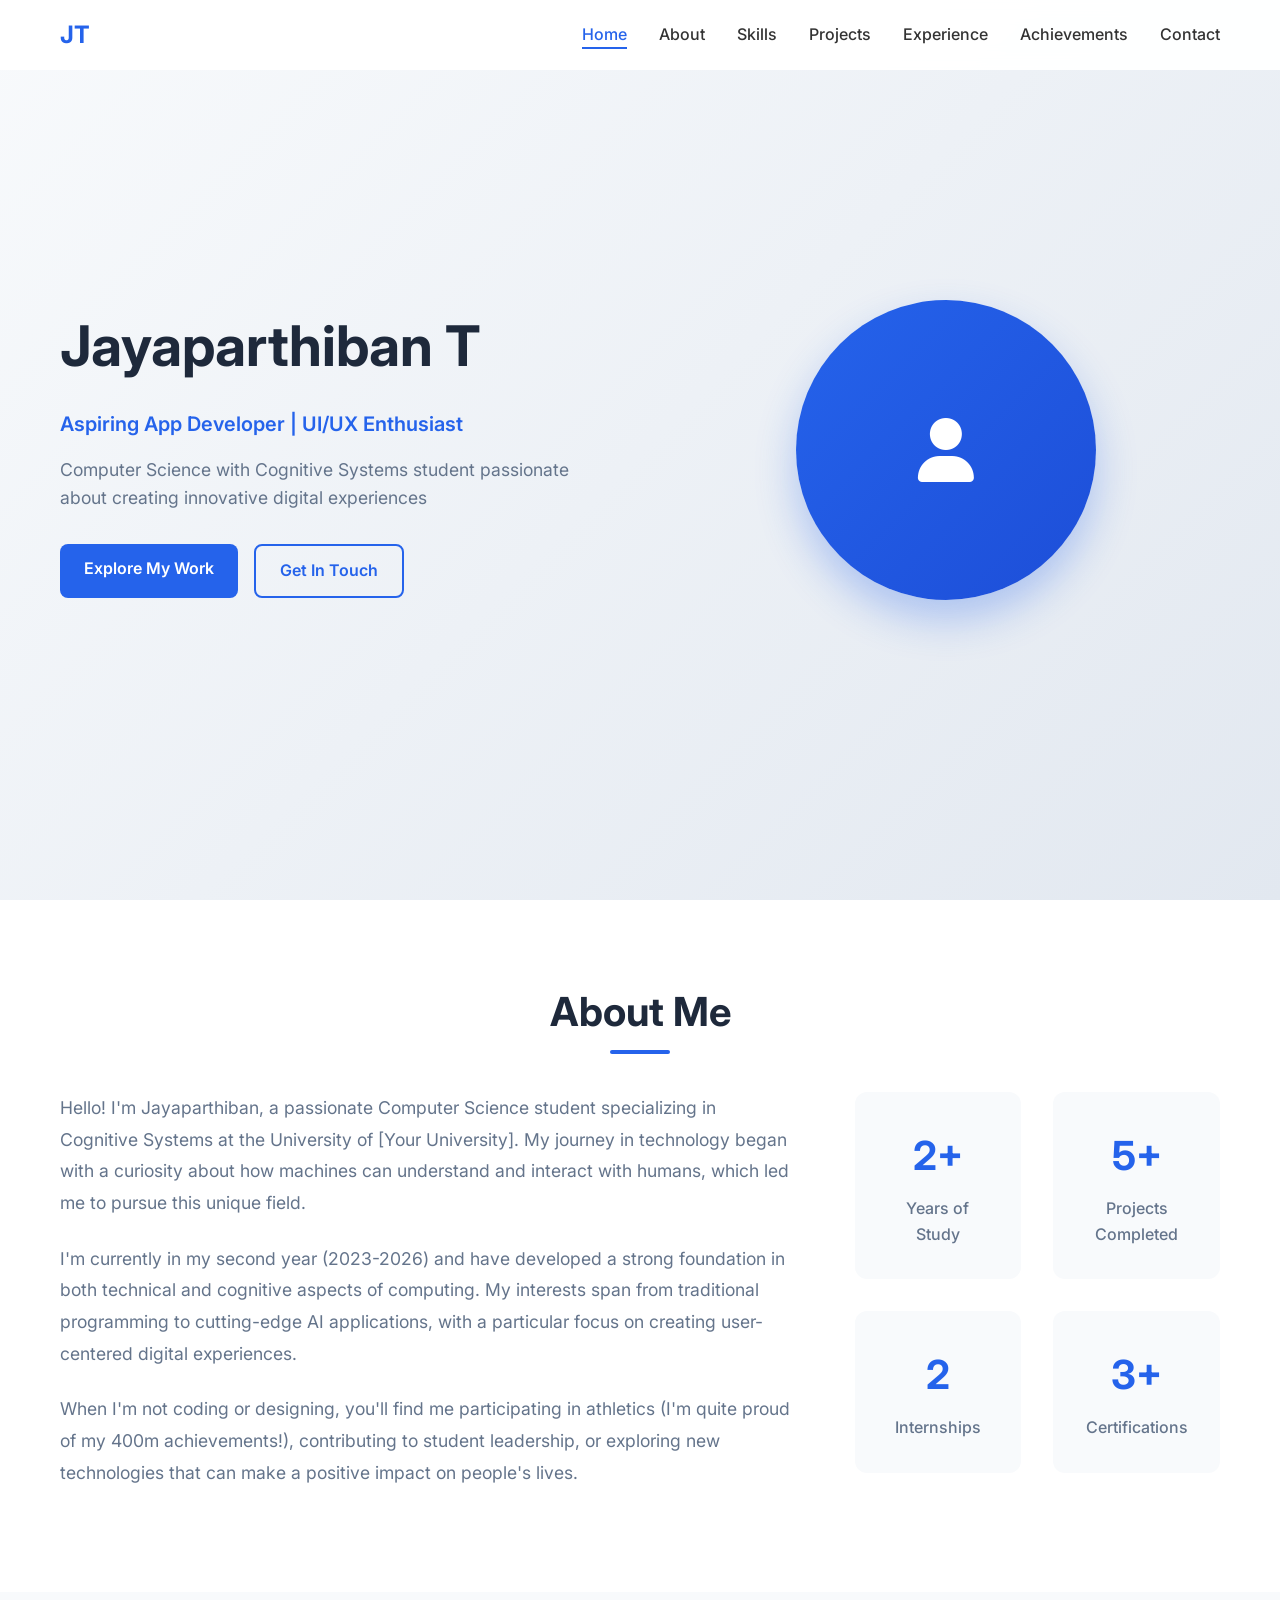
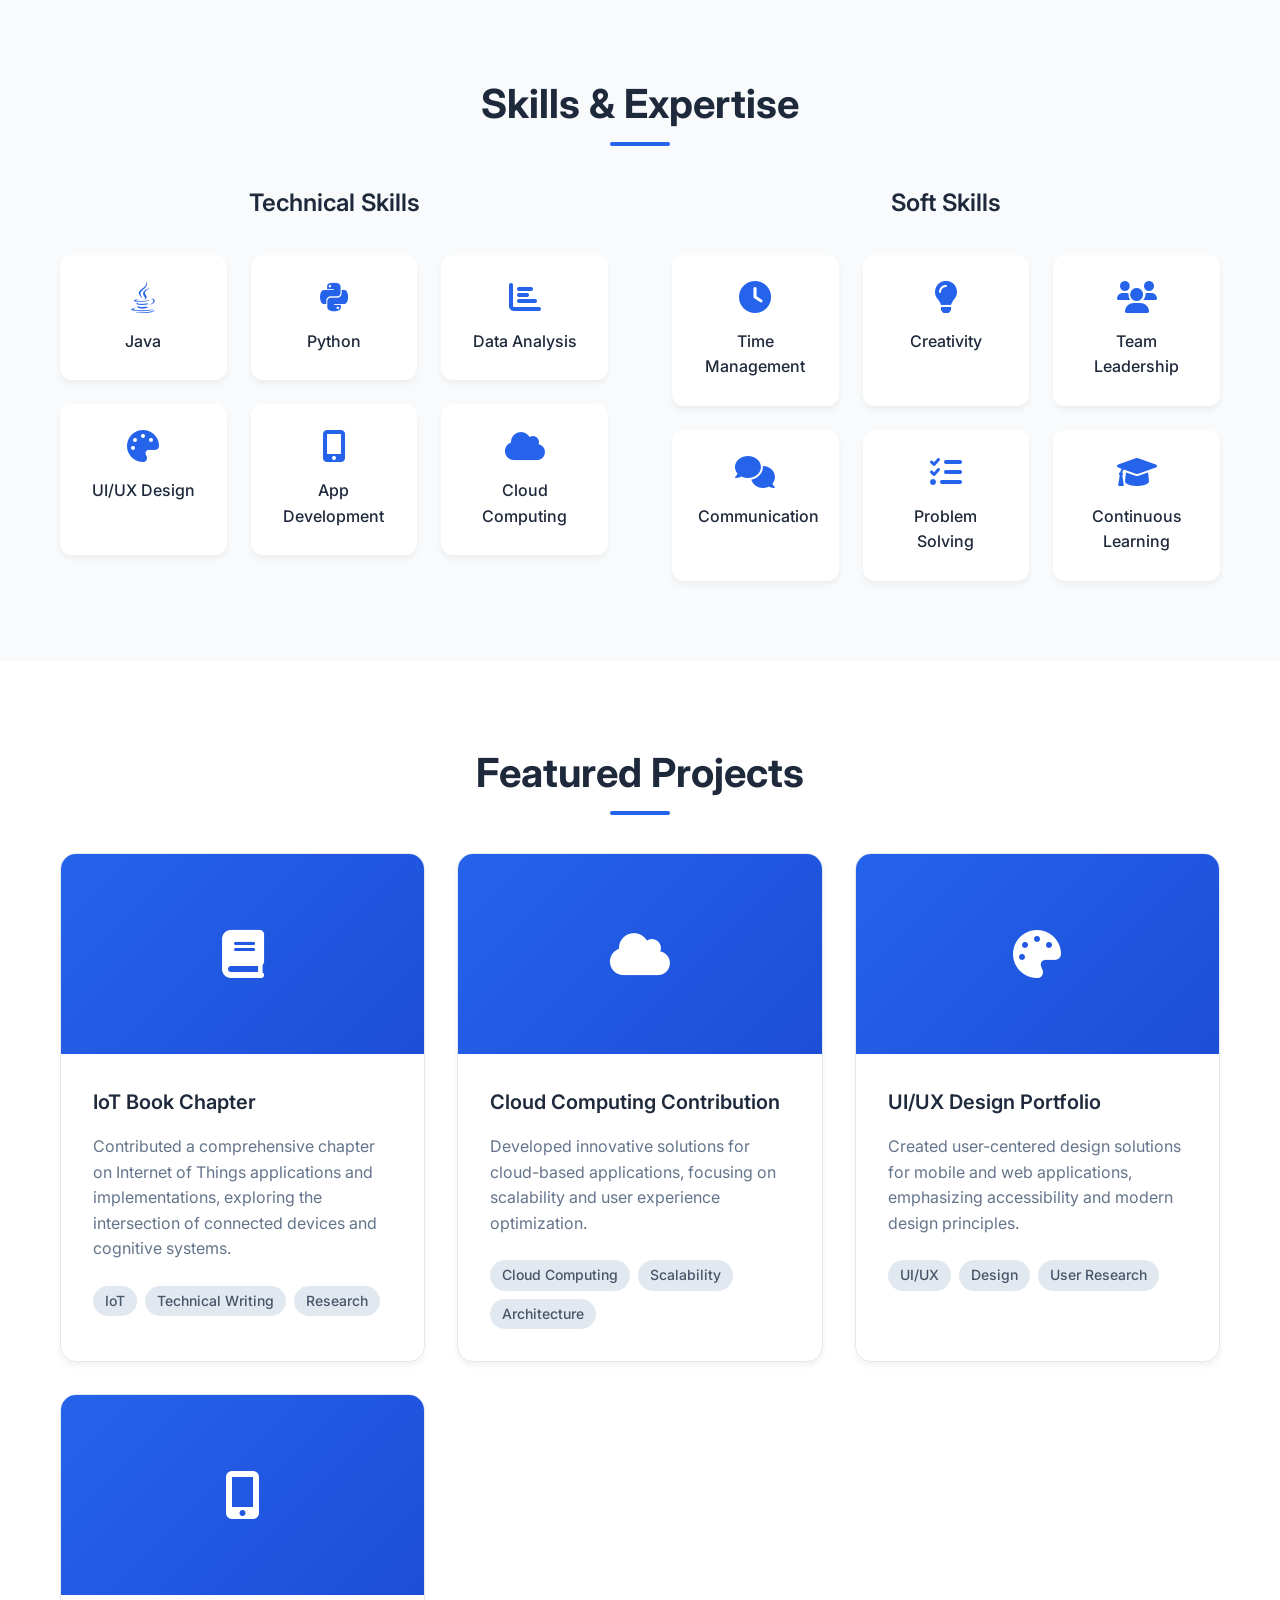
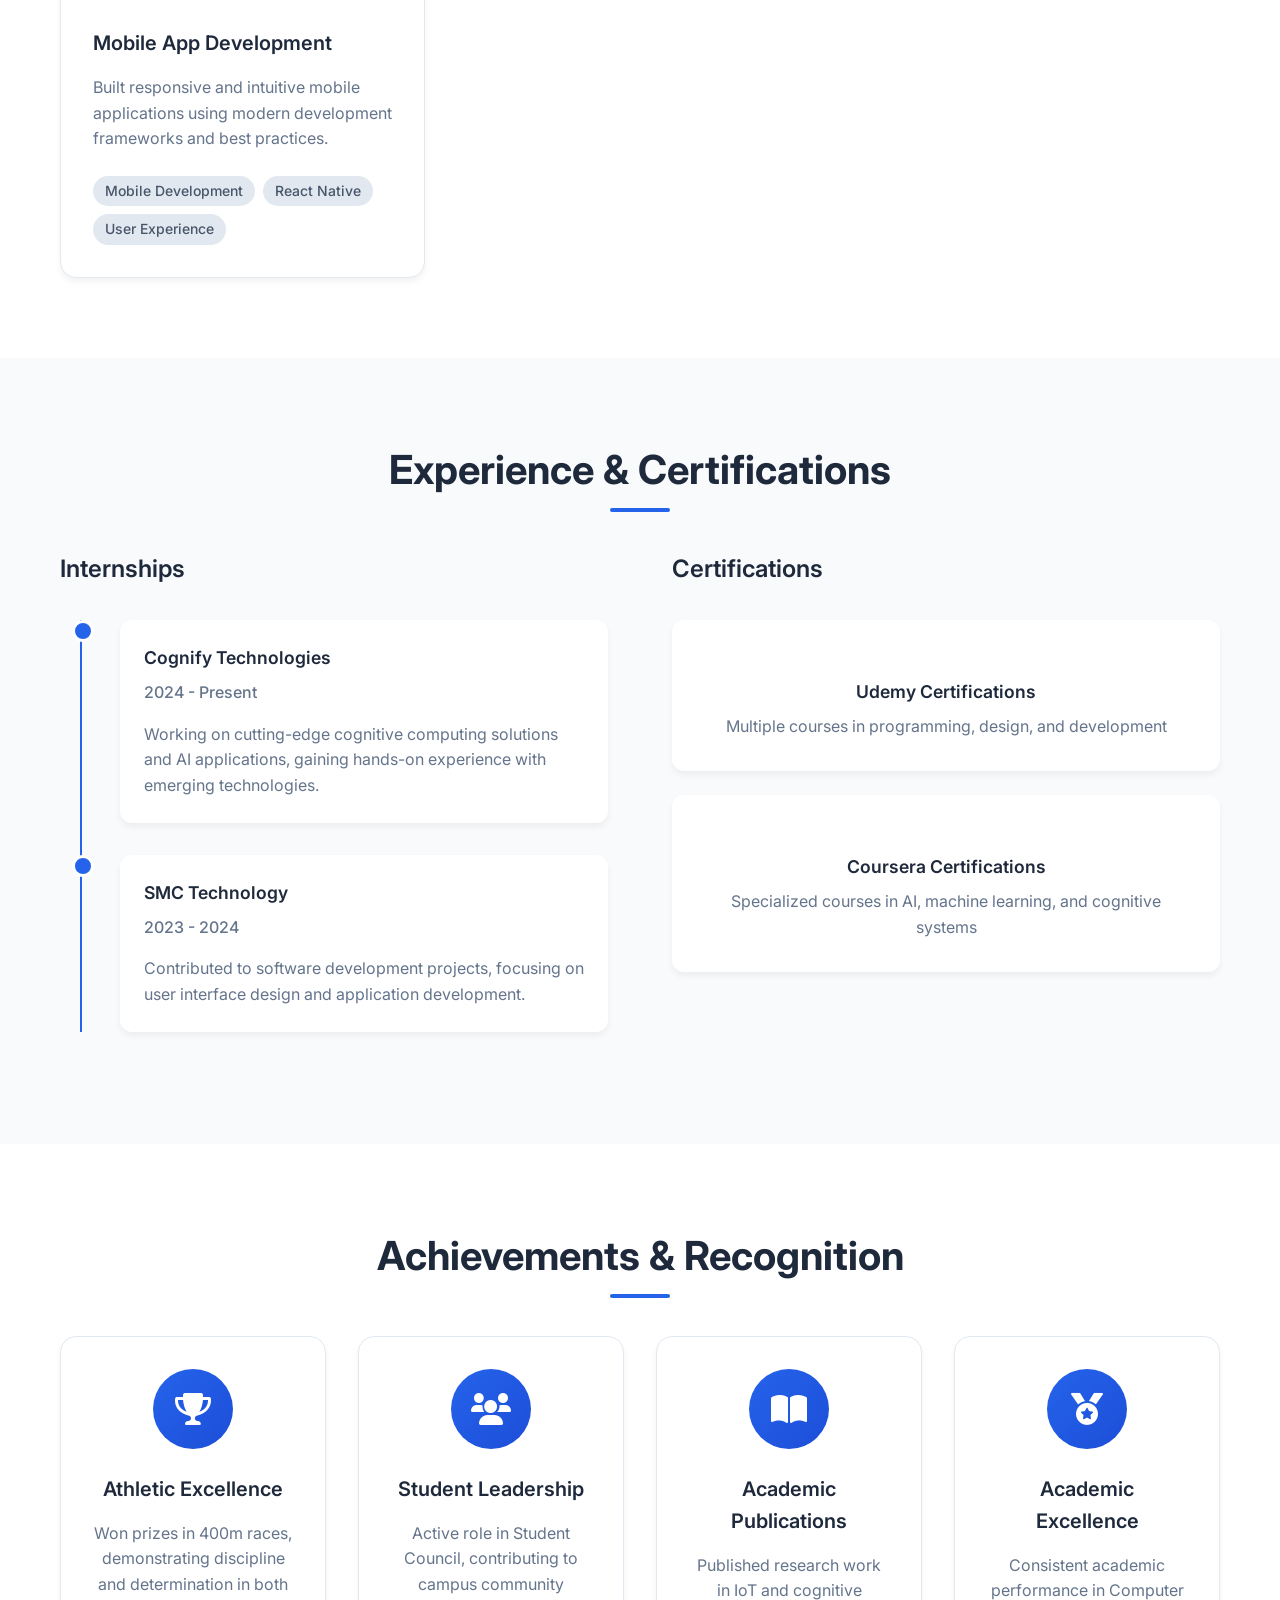
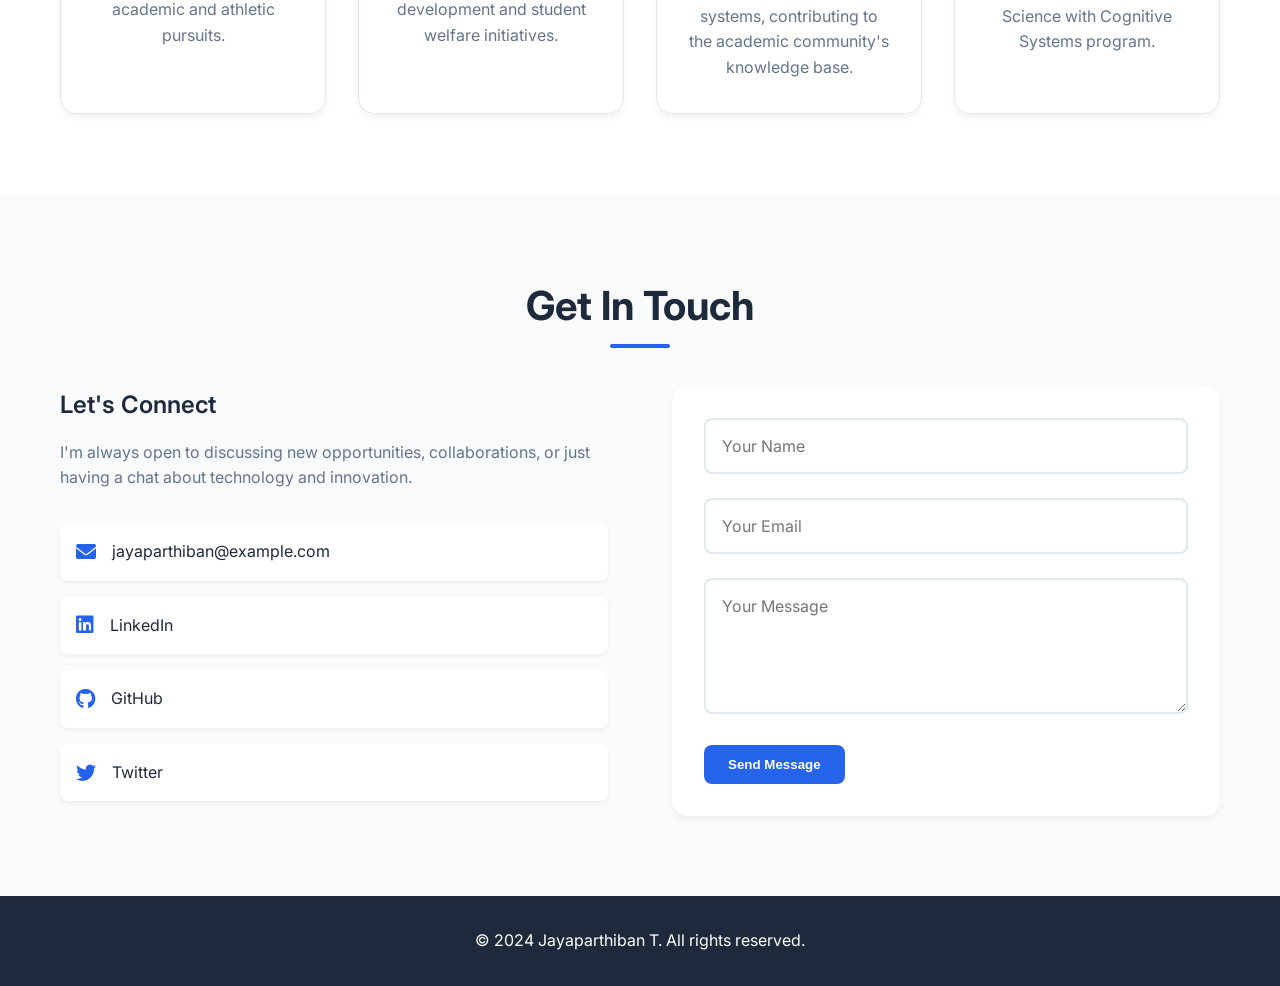
<file: index.html>
<!DOCTYPE html>
<html lang="en">
<head>
    <meta charset="UTF-8">
    <meta name="viewport" content="width=device-width, initial-scale=1.0">
    <title>Jayaparthiban T - Portfolio</title>
    <link rel="stylesheet" href="styles.css">
    <link href="https://fonts.googleapis.com/css2?family=Inter:wght@300;400;500;600;700&display=swap" rel="stylesheet">
    <link rel="stylesheet" href="https://cdnjs.cloudflare.com/ajax/libs/font-awesome/6.0.0/css/all.min.css">
</head>
<body>
    <!-- Navigation -->
    <nav class="navbar">
        <div class="nav-container">
            <div class="nav-logo">
                <a href="#home">JT</a>
            </div>
            <ul class="nav-menu">
                <li><a href="#home" class="nav-link">Home</a></li>
                <li><a href="#about" class="nav-link">About</a></li>
                <li><a href="#skills" class="nav-link">Skills</a></li>
                <li><a href="#projects" class="nav-link">Projects</a></li>
                <li><a href="#experience" class="nav-link">Experience</a></li>
                <li><a href="#achievements" class="nav-link">Achievements</a></li>
                <li><a href="#contact" class="nav-link">Contact</a></li>
            </ul>
            <div class="hamburger">
                <span class="bar"></span>
                <span class="bar"></span>
                <span class="bar"></span>
            </div>
        </div>
    </nav>

    <!-- Hero Section -->
    <section id="home" class="hero">
        <div class="hero-container">
            <div class="hero-content">
                <h1 class="hero-title">Jayaparthiban T</h1>
                <p class="hero-subtitle">Aspiring App Developer | UI/UX Enthusiast</p>
                <p class="hero-description">
                    Computer Science with Cognitive Systems student passionate about creating innovative digital experiences
                </p>
                <div class="hero-buttons">
                    <a href="#projects" class="btn btn-primary">Explore My Work</a>
                    <a href="#contact" class="btn btn-secondary">Get In Touch</a>
                </div>
            </div>
            <div class="hero-image">
                <div class="profile-placeholder">
                    <i class="fas fa-user"></i>
                </div>
            </div>
        </div>
    </section>

    <!-- About Section -->
    <section id="about" class="about">
        <div class="container">
            <h2 class="section-title">About Me</h2>
            <div class="about-content">
                <div class="about-text">
                    <p>
                        Hello! I'm Jayaparthiban, a passionate Computer Science student specializing in Cognitive Systems 
                        at the University of [Your University]. My journey in technology began with a curiosity about 
                        how machines can understand and interact with humans, which led me to pursue this unique field.
                    </p>
                    <p>
                        I'm currently in my second year (2023-2026) and have developed a strong foundation in both 
                        technical and cognitive aspects of computing. My interests span from traditional programming 
                        to cutting-edge AI applications, with a particular focus on creating user-centered digital experiences.
                    </p>
                    <p>
                        When I'm not coding or designing, you'll find me participating in athletics (I'm quite proud 
                        of my 400m achievements!), contributing to student leadership, or exploring new technologies 
                        that can make a positive impact on people's lives.
                    </p>
                </div>
                <div class="about-stats">
                    <div class="stat-item">
                        <h3>2+</h3>
                        <p>Years of Study</p>
                    </div>
                    <div class="stat-item">
                        <h3>5+</h3>
                        <p>Projects Completed</p>
                    </div>
                    <div class="stat-item">
                        <h3>2</h3>
                        <p>Internships</p>
                    </div>
                    <div class="stat-item">
                        <h3>3+</h3>
                        <p>Certifications</p>
                    </div>
                </div>
            </div>
        </div>
    </section>

    <!-- Skills Section -->
    <section id="skills" class="skills">
        <div class="container">
            <h2 class="section-title">Skills & Expertise</h2>
            <div class="skills-content">
                <div class="skills-category">
                    <h3>Technical Skills</h3>
                    <div class="skills-grid">
                        <div class="skill-item">
                            <i class="fab fa-java"></i>
                            <span>Java</span>
                        </div>
                        <div class="skill-item">
                            <i class="fab fa-python"></i>
                            <span>Python</span>
                        </div>
                        <div class="skill-item">
                            <i class="fas fa-chart-bar"></i>
                            <span>Data Analysis</span>
                        </div>
                        <div class="skill-item">
                            <i class="fas fa-palette"></i>
                            <span>UI/UX Design</span>
                        </div>
                        <div class="skill-item">
                            <i class="fas fa-mobile-alt"></i>
                            <span>App Development</span>
                        </div>
                        <div class="skill-item">
                            <i class="fas fa-cloud"></i>
                            <span>Cloud Computing</span>
                        </div>
                    </div>
                </div>
                <div class="skills-category">
                    <h3>Soft Skills</h3>
                    <div class="skills-grid">
                        <div class="skill-item">
                            <i class="fas fa-clock"></i>
                            <span>Time Management</span>
                        </div>
                        <div class="skill-item">
                            <i class="fas fa-lightbulb"></i>
                            <span>Creativity</span>
                        </div>
                        <div class="skill-item">
                            <i class="fas fa-users"></i>
                            <span>Team Leadership</span>
                        </div>
                        <div class="skill-item">
                            <i class="fas fa-comments"></i>
                            <span>Communication</span>
                        </div>
                        <div class="skill-item">
                            <i class="fas fa-tasks"></i>
                            <span>Problem Solving</span>
                        </div>
                        <div class="skill-item">
                            <i class="fas fa-graduation-cap"></i>
                            <span>Continuous Learning</span>
                        </div>
                    </div>
                </div>
            </div>
        </div>
    </section>

    <!-- Projects Section -->
    <section id="projects" class="projects">
        <div class="container">
            <h2 class="section-title">Featured Projects</h2>
            <div class="projects-grid">
                <div class="project-card">
                    <div class="project-image">
                        <i class="fas fa-book"></i>
                    </div>
                    <div class="project-content">
                        <h3>IoT Book Chapter</h3>
                        <p>Contributed a comprehensive chapter on Internet of Things applications and implementations, exploring the intersection of connected devices and cognitive systems.</p>
                        <div class="project-tags">
                            <span>IoT</span>
                            <span>Technical Writing</span>
                            <span>Research</span>
                        </div>
                    </div>
                </div>
                <div class="project-card">
                    <div class="project-image">
                        <i class="fas fa-cloud"></i>
                    </div>
                    <div class="project-content">
                        <h3>Cloud Computing Contribution</h3>
                        <p>Developed innovative solutions for cloud-based applications, focusing on scalability and user experience optimization.</p>
                        <div class="project-tags">
                            <span>Cloud Computing</span>
                            <span>Scalability</span>
                            <span>Architecture</span>
                        </div>
                    </div>
                </div>
                <div class="project-card">
                    <div class="project-image">
                        <i class="fas fa-palette"></i>
                    </div>
                    <div class="project-content">
                        <h3>UI/UX Design Portfolio</h3>
                        <p>Created user-centered design solutions for mobile and web applications, emphasizing accessibility and modern design principles.</p>
                        <div class="project-tags">
                            <span>UI/UX</span>
                            <span>Design</span>
                            <span>User Research</span>
                        </div>
                    </div>
                </div>
                <div class="project-card">
                    <div class="project-image">
                        <i class="fas fa-mobile-alt"></i>
                    </div>
                    <div class="project-content">
                        <h3>Mobile App Development</h3>
                        <p>Built responsive and intuitive mobile applications using modern development frameworks and best practices.</p>
                        <div class="project-tags">
                            <span>Mobile Development</span>
                            <span>React Native</span>
                            <span>User Experience</span>
                        </div>
                    </div>
                </div>
            </div>
        </div>
    </section>

    <!-- Experience Section -->
    <section id="experience" class="experience">
        <div class="container">
            <h2 class="section-title">Experience & Certifications</h2>
            <div class="experience-content">
                <div class="experience-section">
                    <h3>Internships</h3>
                    <div class="timeline">
                        <div class="timeline-item">
                            <div class="timeline-content">
                                <h4>Cognify Technologies</h4>
                                <p class="timeline-date">2024 - Present</p>
                                <p>Working on cutting-edge cognitive computing solutions and AI applications, gaining hands-on experience with emerging technologies.</p>
                            </div>
                        </div>
                        <div class="timeline-item">
                            <div class="timeline-content">
                                <h4>SMC Technology</h4>
                                <p class="timeline-date">2023 - 2024</p>
                                <p>Contributed to software development projects, focusing on user interface design and application development.</p>
                            </div>
                        </div>
                    </div>
                </div>
                <div class="experience-section">
                    <h3>Certifications</h3>
                    <div class="certifications-grid">
                        <div class="certification-card">
                            <i class="fab fa-udemy"></i>
                            <h4>Udemy Certifications</h4>
                            <p>Multiple courses in programming, design, and development</p>
                        </div>
                        <div class="certification-card">
                            <i class="fab fa-coursera"></i>
                            <h4>Coursera Certifications</h4>
                            <p>Specialized courses in AI, machine learning, and cognitive systems</p>
                        </div>
                    </div>
                </div>
            </div>
        </div>
    </section>

    <!-- Achievements Section -->
    <section id="achievements" class="achievements">
        <div class="container">
            <h2 class="section-title">Achievements & Recognition</h2>
            <div class="achievements-grid">
                <div class="achievement-card">
                    <div class="achievement-icon">
                        <i class="fas fa-trophy"></i>
                    </div>
                    <h3>Athletic Excellence</h3>
                    <p>Won prizes in 400m races, demonstrating discipline and determination in both academic and athletic pursuits.</p>
                </div>
                <div class="achievement-card">
                    <div class="achievement-icon">
                        <i class="fas fa-users"></i>
                    </div>
                    <h3>Student Leadership</h3>
                    <p>Active role in Student Council, contributing to campus community development and student welfare initiatives.</p>
                </div>
                <div class="achievement-card">
                    <div class="achievement-icon">
                        <i class="fas fa-book-open"></i>
                    </div>
                    <h3>Academic Publications</h3>
                    <p>Published research work in IoT and cognitive systems, contributing to the academic community's knowledge base.</p>
                </div>
                <div class="achievement-card">
                    <div class="achievement-icon">
                        <i class="fas fa-medal"></i>
                    </div>
                    <h3>Academic Excellence</h3>
                    <p>Consistent academic performance in Computer Science with Cognitive Systems program.</p>
                </div>
            </div>
        </div>
    </section>

    <!-- Contact Section -->
    <section id="contact" class="contact">
        <div class="container">
            <h2 class="section-title">Get In Touch</h2>
            <div class="contact-content">
                <div class="contact-info">
                    <h3>Let's Connect</h3>
                    <p>I'm always open to discussing new opportunities, collaborations, or just having a chat about technology and innovation.</p>
                    <div class="contact-links">
                        <a href="mailto:jayaparthiban@example.com" class="contact-link">
                            <i class="fas fa-envelope"></i>
                            <span>jayaparthiban@example.com</span>
                        </a>
                        <a href="https://linkedin.com/in/jayaparthiban" class="contact-link" target="_blank">
                            <i class="fab fa-linkedin"></i>
                            <span>LinkedIn</span>
                        </a>
                        <a href="https://github.com/jayaparthiban" class="contact-link" target="_blank">
                            <i class="fab fa-github"></i>
                            <span>GitHub</span>
                        </a>
                        <a href="https://twitter.com/jayaparthiban" class="contact-link" target="_blank">
                            <i class="fab fa-twitter"></i>
                            <span>Twitter</span>
                        </a>
                    </div>
                </div>
                <div class="contact-form">
                    <form>
                        <div class="form-group">
                            <input type="text" placeholder="Your Name" required>
                        </div>
                        <div class="form-group">
                            <input type="email" placeholder="Your Email" required>
                        </div>
                        <div class="form-group">
                            <textarea placeholder="Your Message" rows="5" required></textarea>
                        </div>
                        <button type="submit" class="btn btn-primary">Send Message</button>
                    </form>
                </div>
            </div>
        </div>
    </section>

    <!-- Footer -->
    <footer class="footer">
        <div class="container">
            <p>&copy; 2024 Jayaparthiban T. All rights reserved.</p>
        </div>
    </footer>

    <script src="script.js"></script>
</body>
</html>
</file>
<file: styles.css>
/* Reset and Base Styles */
* {
    margin: 0;
    padding: 0;
    box-sizing: border-box;
}

html {
    scroll-behavior: smooth;
}

body {
    font-family: 'Inter', sans-serif;
    line-height: 1.6;
    color: #333;
    background-color: #ffffff;
}

.container {
    max-width: 1200px;
    margin: 0 auto;
    padding: 0 20px;
}

/* Navigation */
.navbar {
    position: fixed;
    top: 0;
    width: 100%;
    background: rgba(255, 255, 255, 0.95);
    backdrop-filter: blur(10px);
    z-index: 1000;
    padding: 1rem 0;
    transition: all 0.3s ease;
}

.nav-container {
    max-width: 1200px;
    margin: 0 auto;
    padding: 0 20px;
    display: flex;
    justify-content: space-between;
    align-items: center;
}

.nav-logo a {
    font-size: 1.5rem;
    font-weight: 700;
    color: #2563eb;
    text-decoration: none;
    transition: color 0.3s ease;
}

.nav-logo a:hover {
    color: #1d4ed8;
}

.nav-menu {
    display: flex;
    list-style: none;
    gap: 2rem;
}

.nav-link {
    color: #333;
    text-decoration: none;
    font-weight: 500;
    transition: color 0.3s ease;
    position: relative;
}

.nav-link:hover {
    color: #2563eb;
}

.nav-link::after {
    content: '';
    position: absolute;
    width: 0;
    height: 2px;
    bottom: -5px;
    left: 0;
    background-color: #2563eb;
    transition: width 0.3s ease;
}

.nav-link:hover::after {
    width: 100%;
}

.hamburger {
    display: none;
    flex-direction: column;
    cursor: pointer;
}

.bar {
    width: 25px;
    height: 3px;
    background-color: #333;
    margin: 3px 0;
    transition: 0.3s;
}

/* Hero Section */
.hero {
    min-height: 100vh;
    display: flex;
    align-items: center;
    background: linear-gradient(135deg, #f8fafc 0%, #e2e8f0 100%);
    padding-top: 80px;
}

.hero-container {
    max-width: 1200px;
    margin: 0 auto;
    padding: 0 20px;
    display: grid;
    grid-template-columns: 1fr 1fr;
    gap: 4rem;
    align-items: center;
}

.hero-title {
    font-size: 3.5rem;
    font-weight: 700;
    color: #1e293b;
    margin-bottom: 1rem;
    animation: fadeInUp 1s ease;
}

.hero-subtitle {
    font-size: 1.25rem;
    color: #2563eb;
    font-weight: 600;
    margin-bottom: 1rem;
    animation: fadeInUp 1s ease 0.2s both;
}

.hero-description {
    font-size: 1.1rem;
    color: #64748b;
    margin-bottom: 2rem;
    animation: fadeInUp 1s ease 0.4s both;
}

.hero-buttons {
    display: flex;
    gap: 1rem;
    animation: fadeInUp 1s ease 0.6s both;
}

.btn {
    padding: 12px 24px;
    border-radius: 8px;
    text-decoration: none;
    font-weight: 600;
    transition: all 0.3s ease;
    display: inline-block;
    border: none;
    cursor: pointer;
}

.btn-primary {
    background: #2563eb;
    color: white;
}

.btn-primary:hover {
    background: #1d4ed8;
    transform: translateY(-2px);
    box-shadow: 0 10px 25px rgba(37, 99, 235, 0.3);
}

.btn-secondary {
    background: transparent;
    color: #2563eb;
    border: 2px solid #2563eb;
}

.btn-secondary:hover {
    background: #2563eb;
    color: white;
    transform: translateY(-2px);
}

.hero-image {
    display: flex;
    justify-content: center;
    align-items: center;
    animation: fadeInRight 1s ease 0.8s both;
}

.profile-placeholder {
    width: 300px;
    height: 300px;
    background: linear-gradient(135deg, #2563eb, #1d4ed8);
    border-radius: 50%;
    display: flex;
    align-items: center;
    justify-content: center;
    box-shadow: 0 20px 40px rgba(37, 99, 235, 0.3);
}

.profile-placeholder i {
    font-size: 4rem;
    color: white;
}

/* Section Styles */
section {
    padding: 80px 0;
}

.section-title {
    font-size: 2.5rem;
    font-weight: 700;
    text-align: center;
    color: #1e293b;
    margin-bottom: 3rem;
    position: relative;
}

.section-title::after {
    content: '';
    position: absolute;
    bottom: -10px;
    left: 50%;
    transform: translateX(-50%);
    width: 60px;
    height: 4px;
    background: #2563eb;
    border-radius: 2px;
}

/* About Section */
.about {
    background: #ffffff;
}

.about-content {
    display: grid;
    grid-template-columns: 2fr 1fr;
    gap: 4rem;
    align-items: start;
}

.about-text p {
    font-size: 1.1rem;
    color: #64748b;
    margin-bottom: 1.5rem;
    line-height: 1.8;
}

.about-stats {
    display: grid;
    grid-template-columns: 1fr 1fr;
    gap: 2rem;
}

.stat-item {
    text-align: center;
    padding: 2rem;
    background: #f8fafc;
    border-radius: 12px;
    transition: transform 0.3s ease;
}

.stat-item:hover {
    transform: translateY(-5px);
}

.stat-item h3 {
    font-size: 2.5rem;
    font-weight: 700;
    color: #2563eb;
    margin-bottom: 0.5rem;
}

.stat-item p {
    color: #64748b;
    font-weight: 500;
}

/* Skills Section */
.skills {
    background: #f8fafc;
}

.skills-content {
    display: grid;
    grid-template-columns: 1fr 1fr;
    gap: 4rem;
}

.skills-category h3 {
    font-size: 1.5rem;
    font-weight: 600;
    color: #1e293b;
    margin-bottom: 2rem;
    text-align: center;
}

.skills-grid {
    display: grid;
    grid-template-columns: repeat(auto-fit, minmax(150px, 1fr));
    gap: 1.5rem;
}

.skill-item {
    background: white;
    padding: 1.5rem;
    border-radius: 12px;
    text-align: center;
    box-shadow: 0 4px 6px rgba(0, 0, 0, 0.05);
    transition: all 0.3s ease;
    border: 2px solid transparent;
}

.skill-item:hover {
    transform: translateY(-5px);
    box-shadow: 0 10px 25px rgba(0, 0, 0, 0.1);
    border-color: #2563eb;
}

.skill-item i {
    font-size: 2rem;
    color: #2563eb;
    margin-bottom: 1rem;
    display: block;
}

.skill-item span {
    font-weight: 500;
    color: #1e293b;
}

/* Projects Section */
.projects {
    background: #ffffff;
}

.projects-grid {
    display: grid;
    grid-template-columns: repeat(auto-fit, minmax(300px, 1fr));
    gap: 2rem;
}

.project-card {
    background: white;
    border-radius: 16px;
    overflow: hidden;
    box-shadow: 0 4px 6px rgba(0, 0, 0, 0.05);
    transition: all 0.3s ease;
    border: 1px solid #e2e8f0;
}

.project-card:hover {
    transform: translateY(-10px);
    box-shadow: 0 20px 40px rgba(0, 0, 0, 0.1);
}

.project-image {
    height: 200px;
    background: linear-gradient(135deg, #2563eb, #1d4ed8);
    display: flex;
    align-items: center;
    justify-content: center;
}

.project-image i {
    font-size: 3rem;
    color: white;
}

.project-content {
    padding: 2rem;
}

.project-content h3 {
    font-size: 1.25rem;
    font-weight: 600;
    color: #1e293b;
    margin-bottom: 1rem;
}

.project-content p {
    color: #64748b;
    margin-bottom: 1.5rem;
    line-height: 1.6;
}

.project-tags {
    display: flex;
    flex-wrap: wrap;
    gap: 0.5rem;
}

.project-tags span {
    background: #e2e8f0;
    color: #475569;
    padding: 0.25rem 0.75rem;
    border-radius: 20px;
    font-size: 0.875rem;
    font-weight: 500;
}

/* Experience Section */
.experience {
    background: #f8fafc;
}

.experience-content {
    display: grid;
    grid-template-columns: 1fr 1fr;
    gap: 4rem;
}

.experience-section h3 {
    font-size: 1.5rem;
    font-weight: 600;
    color: #1e293b;
    margin-bottom: 2rem;
}

.timeline {
    position: relative;
}

.timeline::before {
    content: '';
    position: absolute;
    left: 20px;
    top: 0;
    bottom: 0;
    width: 2px;
    background: #2563eb;
}

.timeline-item {
    position: relative;
    margin-bottom: 2rem;
    padding-left: 60px;
}

.timeline-item::before {
    content: '';
    position: absolute;
    left: 12px;
    top: 0;
    width: 16px;
    height: 16px;
    background: #2563eb;
    border-radius: 50%;
    border: 3px solid white;
}

.timeline-content {
    background: white;
    padding: 1.5rem;
    border-radius: 12px;
    box-shadow: 0 4px 6px rgba(0, 0, 0, 0.05);
}

.timeline-content h4 {
    font-size: 1.1rem;
    font-weight: 600;
    color: #1e293b;
    margin-bottom: 0.5rem;
}

.timeline-date {
    color: #2563eb;
    font-weight: 500;
    margin-bottom: 1rem;
}

.timeline-content p {
    color: #64748b;
    line-height: 1.6;
}

.certifications-grid {
    display: grid;
    gap: 1.5rem;
}

.certification-card {
    background: white;
    padding: 2rem;
    border-radius: 12px;
    text-align: center;
    box-shadow: 0 4px 6px rgba(0, 0, 0, 0.05);
    transition: transform 0.3s ease;
}

.certification-card:hover {
    transform: translateY(-5px);
}

.certification-card i {
    font-size: 2.5rem;
    color: #2563eb;
    margin-bottom: 1rem;
}

.certification-card h4 {
    font-size: 1.1rem;
    font-weight: 600;
    color: #1e293b;
    margin-bottom: 0.5rem;
}

.certification-card p {
    color: #64748b;
}

/* Achievements Section */
.achievements {
    background: #ffffff;
}

.achievements-grid {
    display: grid;
    grid-template-columns: repeat(auto-fit, minmax(250px, 1fr));
    gap: 2rem;
}

.achievement-card {
    background: white;
    padding: 2rem;
    border-radius: 16px;
    text-align: center;
    box-shadow: 0 4px 6px rgba(0, 0, 0, 0.05);
    transition: all 0.3s ease;
    border: 1px solid #e2e8f0;
}

.achievement-card:hover {
    transform: translateY(-5px);
    box-shadow: 0 20px 40px rgba(0, 0, 0, 0.1);
}

.achievement-icon {
    width: 80px;
    height: 80px;
    background: linear-gradient(135deg, #2563eb, #1d4ed8);
    border-radius: 50%;
    display: flex;
    align-items: center;
    justify-content: center;
    margin: 0 auto 1.5rem;
}

.achievement-icon i {
    font-size: 2rem;
    color: white;
}

.achievement-card h3 {
    font-size: 1.25rem;
    font-weight: 600;
    color: #1e293b;
    margin-bottom: 1rem;
}

.achievement-card p {
    color: #64748b;
    line-height: 1.6;
}

/* Contact Section */
.contact {
    background: #f8fafc;
}

.contact-content {
    display: grid;
    grid-template-columns: 1fr 1fr;
    gap: 4rem;
}

.contact-info h3 {
    font-size: 1.5rem;
    font-weight: 600;
    color: #1e293b;
    margin-bottom: 1rem;
}

.contact-info p {
    color: #64748b;
    margin-bottom: 2rem;
    line-height: 1.6;
}

.contact-links {
    display: flex;
    flex-direction: column;
    gap: 1rem;
}

.contact-link {
    display: flex;
    align-items: center;
    gap: 1rem;
    color: #1e293b;
    text-decoration: none;
    padding: 1rem;
    background: white;
    border-radius: 8px;
    transition: all 0.3s ease;
    box-shadow: 0 2px 4px rgba(0, 0, 0, 0.05);
}

.contact-link:hover {
    transform: translateX(5px);
    box-shadow: 0 4px 8px rgba(0, 0, 0, 0.1);
    color: #2563eb;
}

.contact-link i {
    font-size: 1.25rem;
    color: #2563eb;
}

.contact-form {
    background: white;
    padding: 2rem;
    border-radius: 16px;
    box-shadow: 0 4px 6px rgba(0, 0, 0, 0.05);
}

.form-group {
    margin-bottom: 1.5rem;
}

.form-group input,
.form-group textarea {
    width: 100%;
    padding: 1rem;
    border: 2px solid #e2e8f0;
    border-radius: 8px;
    font-family: inherit;
    font-size: 1rem;
    transition: border-color 0.3s ease;
}

.form-group input:focus,
.form-group textarea:focus {
    outline: none;
    border-color: #2563eb;
}

.form-group textarea {
    resize: vertical;
    min-height: 120px;
}

/* Footer */
.footer {
    background: #1e293b;
    color: white;
    text-align: center;
    padding: 2rem 0;
}

/* Animations */
@keyframes fadeInUp {
    from {
        opacity: 0;
        transform: translateY(30px);
    }
    to {
        opacity: 1;
        transform: translateY(0);
    }
}

@keyframes fadeInRight {
    from {
        opacity: 0;
        transform: translateX(30px);
    }
    to {
        opacity: 1;
        transform: translateX(0);
    }
}

/* Responsive Design */
@media (max-width: 768px) {
    .hamburger {
        display: flex;
    }

    .nav-menu {
        position: fixed;
        left: -100%;
        top: 70px;
        flex-direction: column;
        background-color: white;
        width: 100%;
        text-align: center;
        transition: 0.3s;
        box-shadow: 0 10px 27px rgba(0, 0, 0, 0.05);
        padding: 2rem 0;
    }

    .nav-menu.active {
        left: 0;
    }

    .hero-container {
        grid-template-columns: 1fr;
        text-align: center;
        gap: 2rem;
    }

    .hero-title {
        font-size: 2.5rem;
    }

    .hero-buttons {
        justify-content: center;
        flex-wrap: wrap;
    }

    .about-content {
        grid-template-columns: 1fr;
        gap: 2rem;
    }

    .skills-content {
        grid-template-columns: 1fr;
        gap: 2rem;
    }

    .experience-content {
        grid-template-columns: 1fr;
        gap: 2rem;
    }

    .contact-content {
        grid-template-columns: 1fr;
        gap: 2rem;
    }

    .section-title {
        font-size: 2rem;
    }

    .about-stats {
        grid-template-columns: 1fr 1fr;
        gap: 1rem;
    }

    .stat-item {
        padding: 1.5rem;
    }

    .stat-item h3 {
        font-size: 2rem;
    }
}

@media (max-width: 480px) {
    .hero-title {
        font-size: 2rem;
    }

    .hero-subtitle {
        font-size: 1rem;
    }

    .hero-description {
        font-size: 1rem;
    }

    .btn {
        padding: 10px 20px;
        font-size: 0.9rem;
    }

    .about-stats {
        grid-template-columns: 1fr;
    }

    .skills-grid {
        grid-template-columns: 1fr;
    }

    .projects-grid {
        grid-template-columns: 1fr;
    }

    .achievements-grid {
        grid-template-columns: 1fr;
    }
}
</file>
